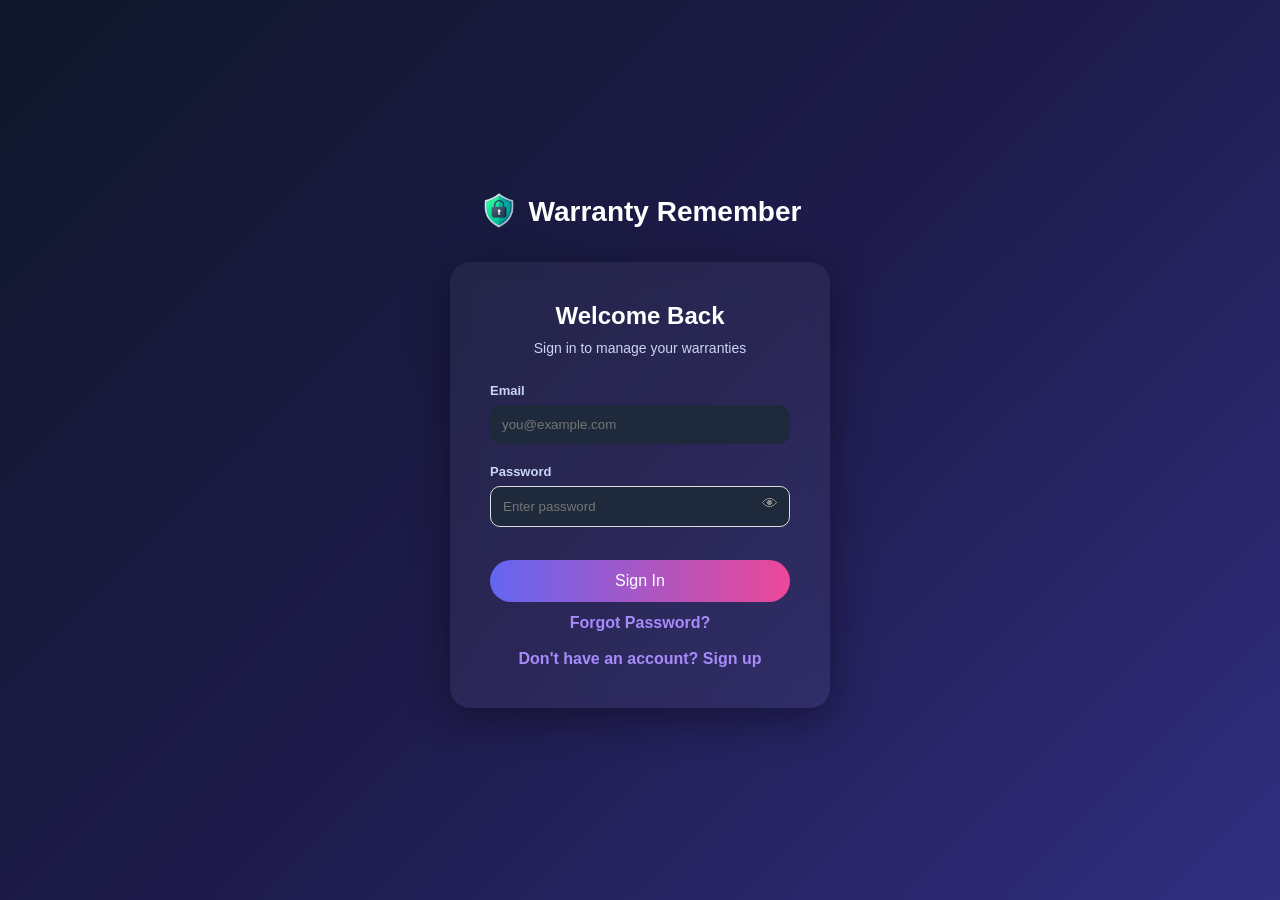
<file: index.html>
<!DOCTYPE html>
<html lang="en">

<head>

<meta charset="UTF-8">
<meta name="viewport" content="width=device-width, initial-scale=1.0">

<link rel="icon" type="image/x-icon" href="assets/icon.png"><title>Warranty Remember - Login</title>

<style>

*{
margin:0;
padding:0;
box-sizing:border-box;
font-family:"Segoe UI",sans-serif;
}

body{
height:100vh;
display:flex;
justify-content:center;
align-items:center;
background:linear-gradient(135deg,#0f172a,#1e1b4b,#312e81);
}

.container{
text-align:center;
}

.logo{
display:flex;
justify-content:center;
align-items:center;
gap:10px;
margin-bottom:30px;
color:white;
}

.logo h1{
font-size:28px;
}
.logo-img{
width:40px;
height:40px;
object-fit:contain;
}

.card{
width:380px;
padding:40px;
border-radius:20px;
background:rgba(255,255,255,0.05);
backdrop-filter:blur(10px);
box-shadow:0 10px 40px rgba(0,0,0,0.4);
color:white;
}

.card h2{
margin-bottom:10px;
}

.subtitle{
font-size:14px;
color:#cbd5f5;
margin-bottom:25px;
}

.input-group{
margin-bottom:18px;
text-align:left;
}

.input-group label{
font-size:13px;
color:#cbd5f5;
}

input{
width:100%;
padding:12px;
margin-top:6px;
border-radius:12px;
border:none;
background:#1e293b;
color:white;
outline:none;
}

button{
width:100%;
padding:12px;
margin-top:15px;
border:none;
border-radius:25px;
background:linear-gradient(90deg,#6366f1,#ec4899);
color:white;
font-size:16px;
cursor:pointer;
transition:0.3s;
}

button:hover{
transform:scale(1.03);
}

.link{
margin-top:12px;
color:#a78bfa;
cursor:pointer;
}

.signup{
margin-top:18px;
color:#cbd5f5;
}

.signup span{
color:#a78bfa;
cursor:pointer;
}
.password-field{
position:relative;
width:100%;
}

.password-field input{
width:100%;
padding:12px;
padding-right:40px; /* space for eye icon */
border-radius:10px;
border:1px solid #ddd;
}

.toggle-password{
position:absolute;
right:12px;
top:50%;
transform:translateY(-50%);
cursor:pointer;
font-size:16px;
color:#888;
}

.toggle-password:hover{
color:#000;
}
.container{
animation:zoomIn 0.7s ease;
}

@keyframes zoomIn{
from{
opacity:0;
transform:scale(0.9);
}
to{
opacity:1;
transform:scale(1);
}
}
</style>

</head>

<body>

<div class="container">

<div class="logo">

<img src="assets/icon.png" class="logo-img">

<h1>Warranty Remember</h1>

</div>

<div class="card">

<h2>Welcome Back</h2>

<p class="subtitle">
Sign in to manage your warranties
</p>

<div class="input-group">

<label><b>Email</b></label>

<input
id="email"
placeholder="you@example.com"
>

</div>


<div class="input-group">

    <label><b>Password</b></label>
    
    <div class="password-field">
    
    <input
    type="password"
    id="password"
    placeholder="Enter password">
    
    <span class="toggle-password" onclick="togglePassword()">👁</span>
    
    </div>
    
    </div>


<button onclick="login()">
Sign In
</button>


<p class="link"
onclick="window.location='forgot.html'">
<b>Forgot Password?</b>
</p>


<p class="signup">
<span onclick="window.location='signup.html'">
    <b>Don't have an account? Sign up</b>
</span>
</p>

</div>

</div>


<script>

async function login(){

let email=document.getElementById("email").value
let password=document.getElementById("password").value

if(!email || !password){
alert("Enter email and password")
return
}

const res = await fetch("https://warrantyremember-web-backend.onrender.com/api/auth/login",{

method:"POST",

headers:{
"Content-Type":"application/json"
},

body:JSON.stringify({
email,
password
})

})

const data = await res.json()

if(data.token){

localStorage.setItem("token",data.token)
localStorage.setItem("user",data.email)

window.location="dashboard.html"

}else{

alert(data.message)

}

}
function togglePassword(){

let pass=document.getElementById("password")

if(pass.type==="password"){
pass.type="text"
}else{
pass.type="password"
}

}

</script>

</body>
</html>
</file>
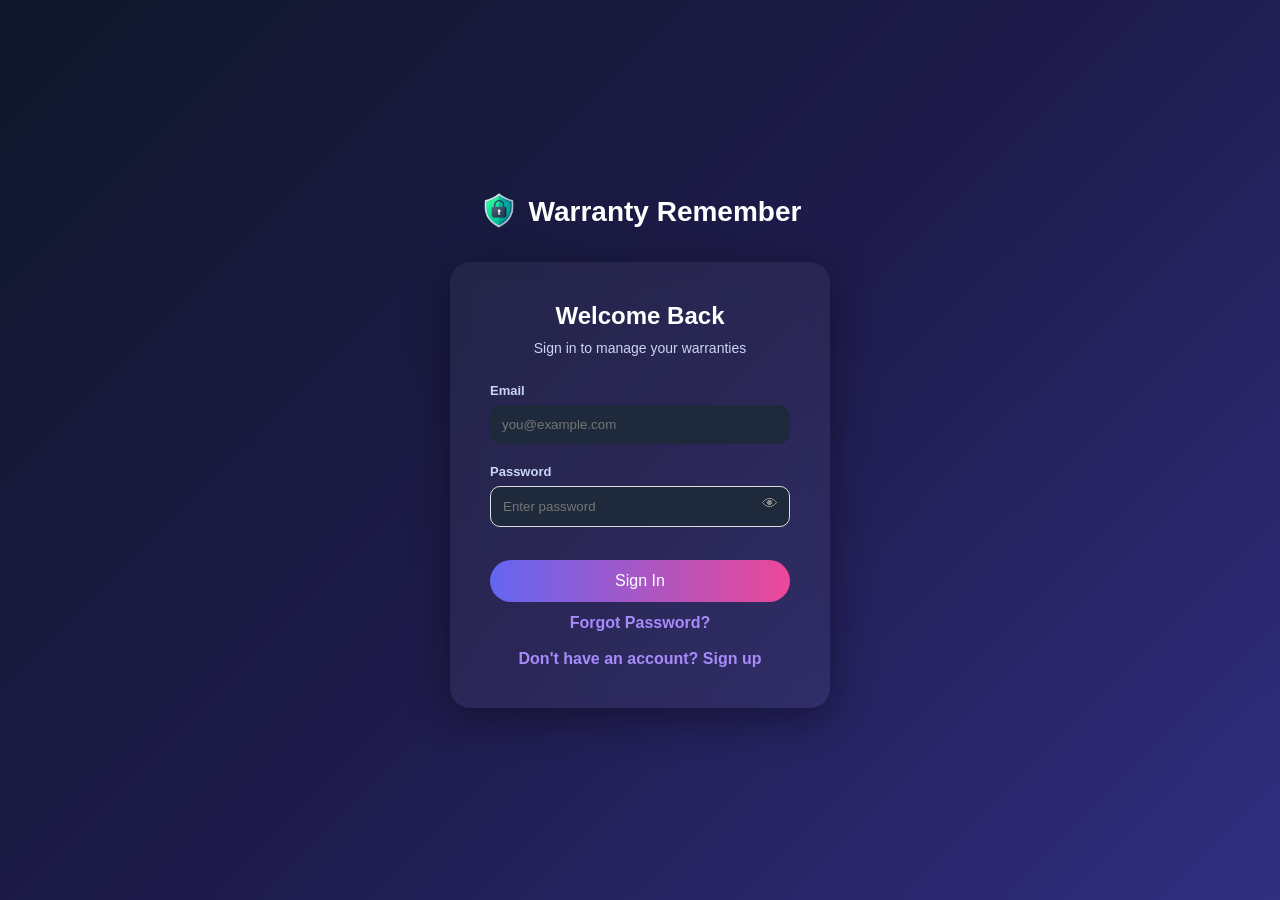
<file: dashboard.html>
<!DOCTYPE html>
<html>

<head>

<title>Warranty Remember</title>

<link rel="stylesheet" href="style.css">

<script src="app.js" defer></script>

</head>

<body onload="loadData()">

<!-- HEADER -->

<div class="header">

<div class="logo">

<img src="assets/icon.png" class="logo-img">

<h2>Warranty Remember</h2>

</div>

<div class="user">

    <span id="userEmail"></span>
    
    <button class="logoutBtn" onclick="logout()">
    Logout
    </button>
    
    </div>
</div>


<!-- STATS -->

<div class="stats">

<div class="statCard">
<h3 id="total">0</h3>
<p>Total</p>
</div>

<div class="statCard">
<h3 id="active">0</h3>
<p>Active</p>
</div>

<div class="statCard">
<h3 id="soon">0</h3>
<p>Expiring Soon</p>
</div>

<div class="statCard">
<h3 id="expired">0</h3>
<p>Expired</p>
</div>

</div>


<!-- SEARCH + ADD -->

<div class="topBar">

<input
id="search"
placeholder="Search warranties..."
onkeyup="searchWarranty()"
>

<button class="addBtn" onclick="openModal()">
+ Add Warranty
</button>

</div>


<!-- WARRANTY LIST -->

<div id="list" class="grid">

</div>


<!-- ADD WARRANTY MODAL -->

<div id="modal" class="modal">

<div class="modalBox">

<h2>Add Warranty</h2>


<div class="uploadBox">

<label>Upload Bill</label>

<input type="file" id="bill">

</div>


<input id="product" placeholder="Product Name">

<input id="brand" placeholder="Brand">


<label>Purchase Date</label>

<input type="date" id="purchaseDate">


<input id="duration" placeholder="Warranty Duration">

<select id="durationType">

<option value="years">Years</option>

<option value="months">Months</option>

</select>


<div class="modalBtns">

<button class="saveBtn" onclick="saveWarranty()">

Save

</button>

<button class="cancelBtn" onclick="closeModal()">

Cancel

</button>

</div>


</div>

</div>


</body>

</html>
</file>
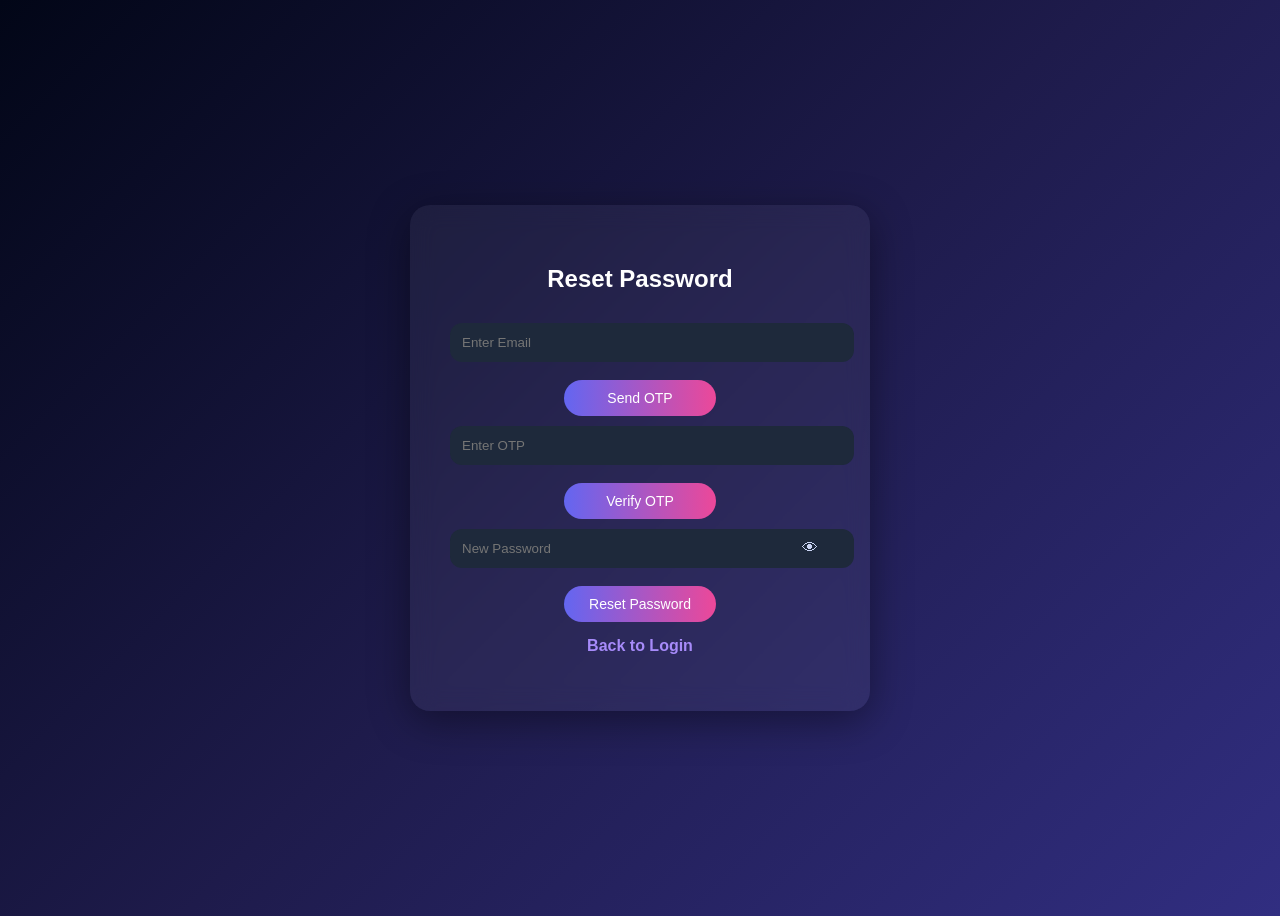
<file: forgot.html>
<!DOCTYPE html>
<html>

<head>

<title>Reset Password</title>

<style>

body{
font-family:"Segoe UI",sans-serif;
height:100vh;
display:flex;
justify-content:center;
align-items:center;
background:linear-gradient(135deg,#020617,#1e1b4b,#312e81);
}

.card{
background:rgba(255,255,255,0.05);
backdrop-filter:blur(12px);
padding:40px;
width:380px;
border-radius:20px;
box-shadow:0 10px 40px rgba(0,0,0,0.4);
color:white;
text-align:center;
}

h2{
margin-bottom:20px;
}

input{
width:100%;
padding:12px;
margin:10px 0;
border-radius:12px;
border:none;
background:#1e293b;
color:white;
}

button{
width:40%;
padding:10px;
border:none;
border-radius:20px;
background:linear-gradient(90deg,#6366f1,#ec4899);
color:white;
font-size:14px;
cursor:pointer;
margin-top:8px;
transition:0.3s;
}

button:hover{
transform:scale(1.03);
}

.link{
margin-top:15px;
color:#a78bfa;
cursor:pointer;
}
.password-box{
position:relative;
}

.password-box input{
width:100%;
padding-right:12px;
}

.toggle-password{
position:absolute;
right:12px;
top:50%;
transform:translateY(-50%);
cursor:pointer;
font-size:16px;
color:#cbd5f5;
}
</style>

</head>

<body>

<div class="card">

<h2>Reset Password</h2>

<input id="email" placeholder="Enter Email">

<button id="sendBtn" onclick="sendOTP()">
    Send OTP
    </button>

<input id="otp" placeholder="Enter OTP">

<button onclick="verifyOTP()">Verify OTP</button>

<div class="password-box">
<input type="password" id="password" placeholder="New Password">
<span class="toggle-password" onclick="togglePassword()">👁</span>
</div>

<button onclick="resetPassword()">Reset Password</button>

<p class="link"
onclick="window.location='index.html'">
<b>Back to Login</b>
</p>

</div>

<script>

let timer = 60

async function sendOTP(){

let email=document.getElementById("email").value

const res = await fetch("https://warrantyremember-web-backend.onrender.com/api/auth/send-otp",{

method:"POST",
headers:{"Content-Type":"application/json"},
body:JSON.stringify({email})

})

const data = await res.json()

alert(data.message)

/* start resend timer */

const btn=document.getElementById("sendBtn")

btn.disabled=true

let interval=setInterval(()=>{

timer--

btn.innerText="Resend OTP ("+timer+")"

if(timer===0){

clearInterval(interval)

btn.disabled=false

btn.innerText="Send OTP"

timer=60

}

},1000)

}



async function verifyOTP(){

let email=document.getElementById("email").value
let otp=document.getElementById("otp").value

const res = await fetch("https://warrantyremember-web-backend.onrender.com/api/auth/verify-otp",{

method:"POST",

headers:{
"Content-Type":"application/json"
},

body:JSON.stringify({email,otp})

})

const data = await res.json()

alert(data.message)

}



async function resetPassword(){

let email=document.getElementById("email").value
let password=document.getElementById("password").value

const res = await fetch("https://warrantyremember-web-backend.onrender.com/api/auth/reset-password",{

method:"POST",

headers:{
"Content-Type":"application/json"
},

body:JSON.stringify({email,password})

})

const data = await res.json()

alert(data.message)

window.location="index.html"

}
function togglePassword(){
let passwordInput = document.getElementById("password")

if(passwordInput.type === "password"){
    passwordInput.type = "text"
}else{
    passwordInput.type = "password"
}
}

</script>

</body>
</html>
</file>
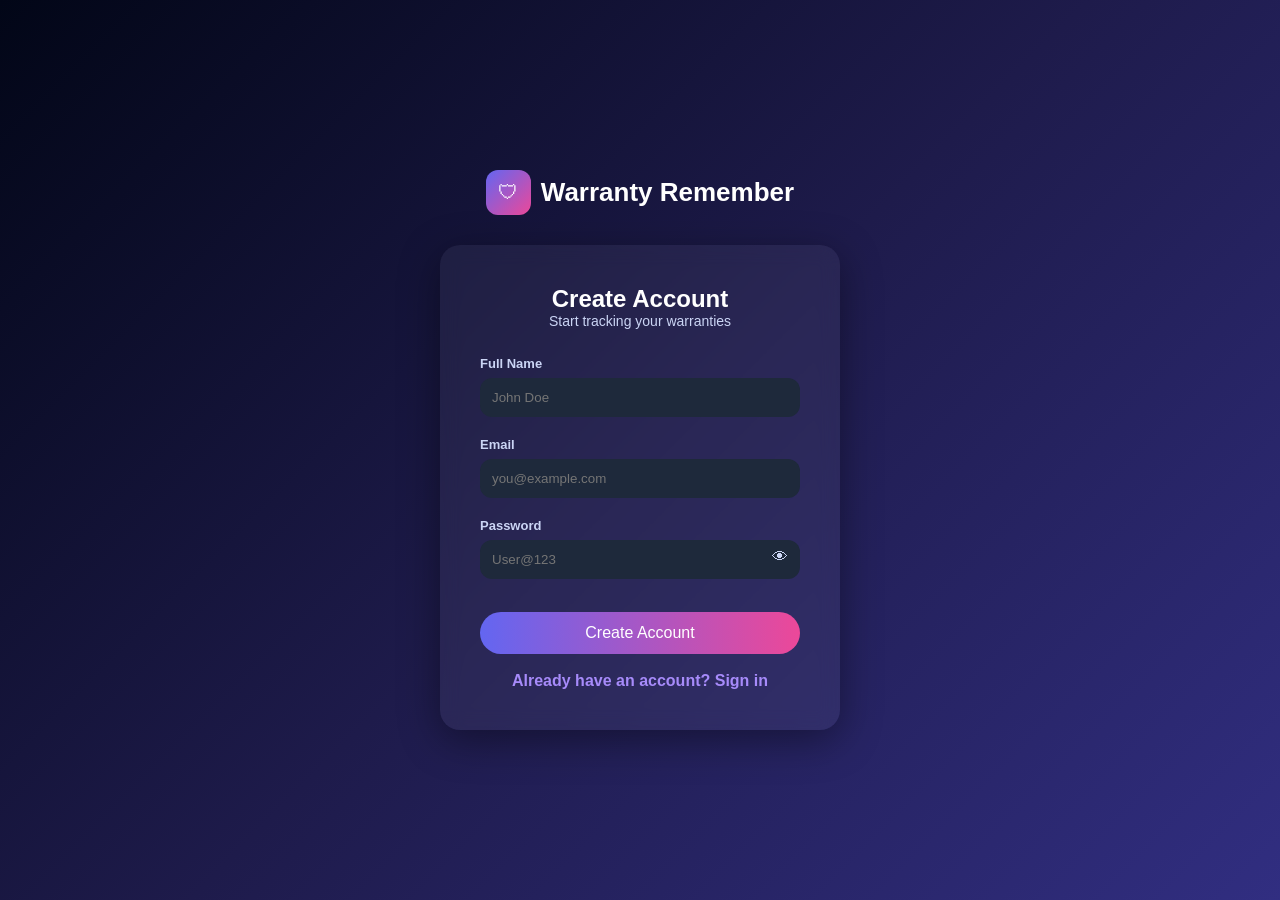
<file: signup.html>
<!DOCTYPE html>
<html lang="en">
<head>
<meta charset="UTF-8">
<meta name="viewport" content="width=device-width, initial-scale=1.0">
<title>Create Account</title>

<style>

*{
margin:0;
padding:0;
box-sizing:border-box;
font-family:"Segoe UI",sans-serif;
}

body{
height:100vh;
display:flex;
justify-content:center;
align-items:center;
background:linear-gradient(135deg,#020617,#1e1b4b,#312e81);
}

.container{
text-align:center;
}

.logo{
display:flex;
justify-content:center;
align-items:center;
gap:10px;
margin-bottom:30px;
color:white;
}

.logo-icon{
width:45px;
height:45px;
background:linear-gradient(135deg,#6366f1,#ec4899);
border-radius:12px;
display:flex;
align-items:center;
justify-content:center;
font-size:20px;
color:white;
}

.logo h1{
font-size:26px;
}

.card{
background:rgba(255,255,255,0.05);
backdrop-filter:blur(10px);
padding:40px;
width:400px;
border-radius:20px;
color:white;
box-shadow:0 10px 40px rgba(0,0,0,0.4);
}

.subtitle{
font-size:14px;
color:#cbd5f5;
margin-bottom:25px;
}

.input-group{
margin-bottom:18px;
text-align:left;
}

.input-group label{
font-size:13px;
color:#cbd5f5;
}

input{
width:100%;
padding:12px;
margin-top:6px;
border-radius:12px;
border:none;
background:#1e293b;
color:white;
outline:none;
}

button{
width:100%;
padding:12px;
border:none;
border-radius:25px;
background:linear-gradient(90deg,#6366f1,#ec4899);
color:white;
font-size:16px;
cursor:pointer;
margin-top:15px;
transition:0.3s;
}

button:hover{
transform:scale(1.03);
}

.signin{
margin-top:18px;
color:#cbd5f5;
}

.signin span{
color:#a78bfa;
cursor:pointer;
}
.password-box{
position:relative;
}

.password-box input{
width:100%;
padding-right:40px;
}

.toggle-password{
position:absolute;
right:12px;
top:50%;
transform:translateY(-50%);
cursor:pointer;
font-size:16px;
color:#cbd5f5;
}
</style>

</head>

<body>

<div class="container">

<div class="logo">
<div class="logo-icon">🛡</div>
<h1>Warranty Remember</h1>
</div>

<div class="card">

<h2>Create Account</h2>
<p class="subtitle">Start tracking your warranties</p>

<div class="input-group">
<label><b>Full Name</b></label>
<input id="name" placeholder="John Doe">
</div>

<div class="input-group">
<label><strong>Email</strong></label>
<input id="email" placeholder="you@example.com">
</div>

<div class="input-group">
<label><b>Password</b></label>

<div class="password-box">
<input type="password" id="password" placeholder="User@123">
<span class="toggle-password" onclick="togglePassword()">👁</span>
</div>

</div>

<button onclick="signup()">Create Account</button>

<p class="signin">
    
    <span onclick="window.location='index.html'">
        <b>Already have an account? Sign in</b> </span>
    </p>

</div>

</div>

<script>

async function signup(){

let name=document.getElementById("name").value
let email=document.getElementById("email").value
let password=document.getElementById("password").value

if(!name || !email || !password){
alert("Fill all fields")
return
}

let res = await fetch("https://warrantyremember-web-backend.onrender.com/api/auth/signup",{

method:"POST",

headers:{
"Content-Type":"application/json"
},

body:JSON.stringify({
name,
email,
password
})

})

let data = await res.json()

alert(data.message)

window.location="index.html"

}
function togglePassword(){
let passwordInput = document.getElementById("password")

if(passwordInput.type === "password"){
    passwordInput.type = "text"
}else{
    passwordInput.type = "password"
}
}

</script>

</body>
</html>
</file>
<file: style.css>
*{
    margin:0;
    padding:0;
    box-sizing:border-box;
    font-family:"Segoe UI",sans-serif;
    }
    
    body{
    background:linear-gradient(135deg,#1e1b4b,#0f172a);
    min-height:100vh;
    color:white;
    }
    
    /* HEADER */
    
    .header{
    display:flex;
    justify-content:space-between;
    align-items:center;
    padding:20px 40px;
    background:rgba(255,255,255,0.05);
    backdrop-filter:blur(12px);
    border-bottom:1px solid rgba(255,255,255,0.1);
    }
    
    .logo{
    display:flex;
    align-items:center;
    gap:10px;
    font-size:18px;
    }
    
    .icon{
    font-size:24px;
    }
    
    /* USER */
    
    .user{
    display:flex;
    gap:12px;
    align-items:center;
    }
    
    .logoutBtn{
    background:linear-gradient(90deg,#6366f1,#ec4899);
    border:none;
    padding:8px 16px;
    border-radius:20px;
    color:white;
    cursor:pointer;
    transition:0.3s;
    }
    
    .logoutBtn:hover{
    transform:scale(1.05);
    }
    
    /* STATS */
    
    .stats{
    display:grid;
    grid-template-columns:repeat(4,1fr);
    gap:20px;
    padding:30px 40px;
    }
    
    .statCard{
    background:rgba(255,255,255,0.05);
    backdrop-filter:blur(10px);
    padding:25px;
    border-radius:20px;
    text-align:center;
    box-shadow:0 10px 30px rgba(0,0,0,0.4);
    transition:0.3s;
    }
    
    .statCard:hover{
    transform:translateY(-5px);
    }
    
    .statCard h3{
    font-size:32px;
    color:#a78bfa;
    }
    
    /* SEARCH BAR */
    
    .topBar{
    display:flex;
    justify-content:space-between;
    padding:0 40px 20px;
    }
    
    .topBar input{
    width:300px;
    padding:12px;
    border-radius:30px;
    border:none;
    outline:none;
    background:rgba(255,255,255,0.08);
    color:white;
    }
    
    /* ADD BUTTON */
    
    .addBtn{
    background:linear-gradient(90deg,#6366f1,#ec4899);
    border:none;
    padding:12px 20px;
    border-radius:30px;
    color:white;
    cursor:pointer;
    transition:0.3s;
    }
    
    .addBtn:hover{
    transform:scale(1.05);
    }
    
    /* GRID */
    
    .grid{
    display:grid;
    grid-template-columns:repeat(auto-fill,minmax(260px,1fr));
    gap:20px;
    padding:20px 40px;
    }
    
    /* CARD */
    
   .card{
    background:rgba(255,255,255,0.05);
    backdrop-filter:blur(10px);
    padding:20px;
    border-radius:20px;
    box-shadow:0 10px 25px rgba(0,0,0,0.4);
    transition:0.3s;
    }
    
    .card:hover{
    transform:translateY(-6px);
    }
    
    .card p{
    color:#cbd5f5;
    font-size:14px;
    }

    
    /* PROGRESS BAR */
    
    .progress{
    height:6px;
    background:#334155;
    border-radius:10px;
    margin:10px 0;
    }
    
    .bar{
    height:6px;
    background:linear-gradient(90deg,#6366f1,#ec4899);
    border-radius:10px;
    }
    
    /* BUTTON ROW */
    
    .btnRow{
    display:flex;
    gap:10px;
    margin-top:10px;
    }
    
    .btnRow button{
    flex:1;
    border:none;
    padding:8px;
    border-radius:10px;
    cursor:pointer;
    }
    
    .btnRow button:first-child{
    background:#6366f1;
    color:white;
    }
    
    .btnRow button:last-child{
    background:#ef4444;
    color:white;
    }
    
    /* MODAL */
    
    .modal{
    display:none;
    position:fixed;
    top:0;
    left:0;
    width:100%;
    height:100%;
    background:rgba(0,0,0,0.6);
    justify-content:center;
    align-items:center;
    }
    
    .modalBox{
    background:#0f172a;
    padding:25px;
    width:400px;
    border-radius:20px;
    display:flex;
    flex-direction:column;
    gap:10px;
    }
    
    .modalBox input,
    .modalBox select{
    padding:10px;
    border-radius:10px;
    border:none;
    background:#1e293b;
    color:white;
    }
    
    .uploadBox{
    border:2px dashed #475569;
    padding:15px;
    border-radius:10px;
    text-align:center;
    }
    
    .modalBtns{
    display:flex;
    gap:10px;
    margin-top:10px;
    }
    
    .saveBtn{
    flex:1;
    background:#6366f1;
    color:white;
    border:none;
    padding:10px;
    border-radius:10px;
    cursor:pointer;
    }
    
    .cancelBtn{
    flex:1;
    background:#334155;
    border:none;
    color:white;
    padding:10px;
    border-radius:10px;
    cursor:pointer;
    }
    
    /* EXPIRED */
    
    .expiredCard{
    border:2px solid red;
    background:#3f1d1d;
    }
    
    .alert{
    color:#f87171;
    font-weight:bold;
    }
    .user{
        display:flex;
        align-items:center;
        gap:15px;
        }
        
        .logoutBtn{
        
        padding:8px 16px;
        
        border:none;
        
        border-radius:20px;
        
        background:linear-gradient(90deg,#7c3aed,#ec4899);
        
        color:white;
        
        cursor:pointer;
        
        font-size:14px;
        }
        
        .logoutBtn:hover{
        opacity:0.9;
        }
        /* PAGE LOAD ANIMATION */

body{
    animation:fadePage 0.8s ease;
    }
    
    @keyframes fadePage{
    from{
    opacity:0;
    transform:translateY(20px);
    }
    to{
    opacity:1;
    transform:translateY(0);
    }
    }
    .statCard{
        animation:slideUp 0.7s ease forwards;
        opacity:0;
        }
        
        .statCard:nth-child(1){animation-delay:0.2s;}
        .statCard:nth-child(2){animation-delay:0.4s;}
        .statCard:nth-child(3){animation-delay:0.6s;}
        .statCard:nth-child(4){animation-delay:0.8s;}
        
        @keyframes slideUp{
        from{
        opacity:0;
        transform:translateY(30px);
        }
        to{
        opacity:1;
        transform:translateY(0);
        }
        }
        .card{
            animation:fadeCard 0.6s ease;
            }
            
            @keyframes fadeCard{
            from{
            opacity:0;
            transform:scale(0.9);
            }
            to{
            opacity:1;
            transform:scale(1);
            }
            }
            .header{
                animation:topSlide 0.6s ease;
                }
                
                @keyframes topSlide{
                from{
                opacity:0;
                transform:translateY(-30px);
                }
                to{
                opacity:1;
                transform:translateY(0);
                }
                }
                .logo-img{
                    width:40px;
                    height:40px;
                    object-fit:contain;
                    }
</file>
